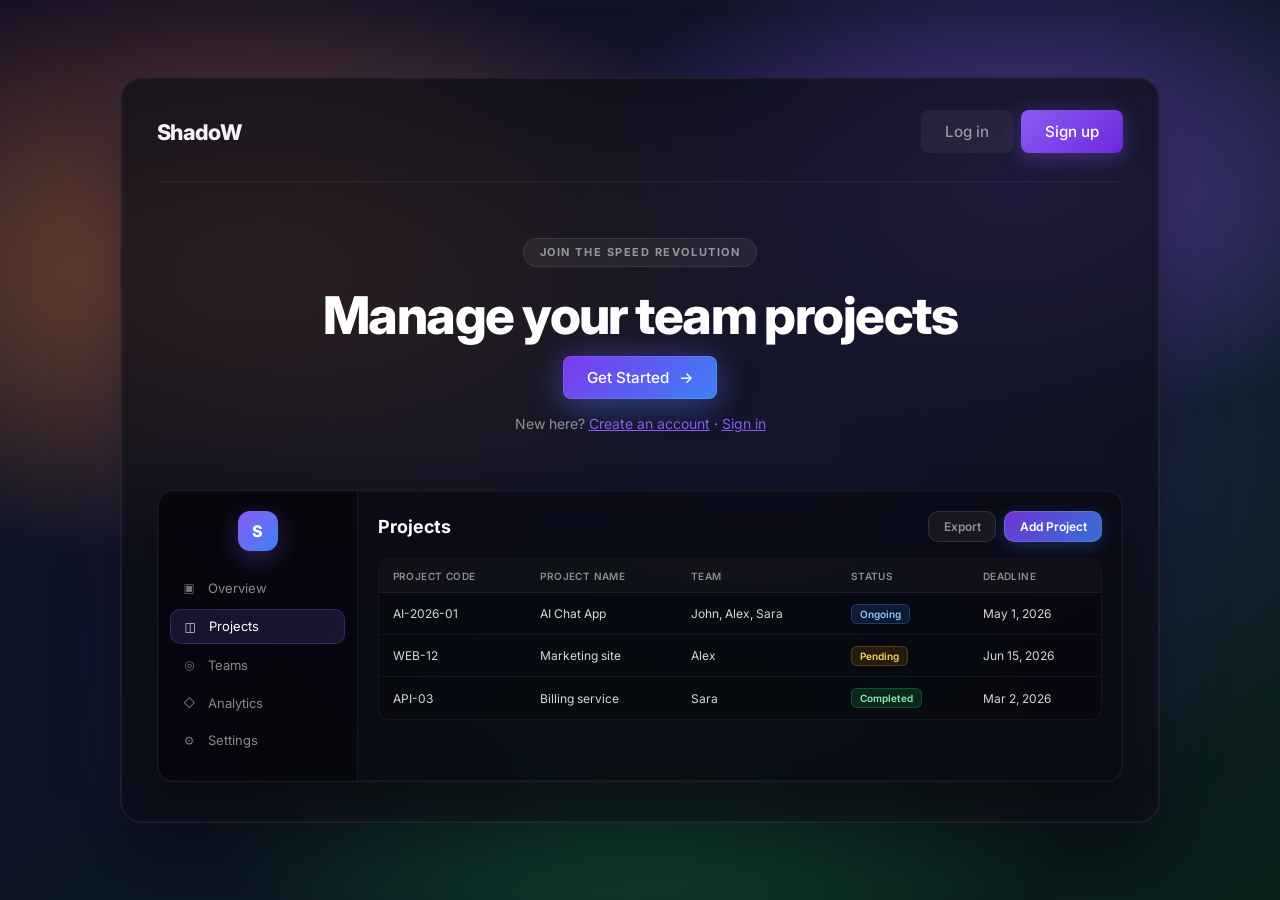
<file: index.html>
<!DOCTYPE html>
<html lang="en">
<head>
  <meta charset="UTF-8" />
  <meta name="viewport" content="width=device-width, initial-scale=1.0" />
  <meta name="shadow-api-base" content="http://localhost:3000" />
  <title>ShadoW — Manage your team projects</title>
  <link rel="preconnect" href="https://fonts.googleapis.com" />
  <link rel="preconnect" href="https://fonts.gstatic.com" crossorigin />
  <link href="https://fonts.googleapis.com/css2?family=Inter:wght@400;500;600;700;800&display=swap" rel="stylesheet" />
  <link rel="stylesheet" href="style.css" />
</head>
<body>
  <div class="page-bg" aria-hidden="true"></div>

  <main class="main-card" id="mainCard">
    <header class="navbar">
      <a href="index.html" class="logo">ShadoW</a>
      <nav class="nav-links" aria-label="Primary"></nav>
      <div class="nav-desktop-cta" style="display: flex; gap: 0.5rem; align-items: center; flex-wrap: wrap; justify-content: flex-end">
        <a href="login.html" class="btn btn-dash btn-dash-ghost" style="text-decoration: none; color: var(--text-muted)">Log in</a>
        <a href="signup.html" class="btn btn-nav">Sign up</a>
      </div>
      <button type="button" class="nav-toggle" aria-label="Open menu" aria-expanded="false" id="navToggle">
        <span></span><span></span><span></span>
      </button>
    </header>

    <div class="nav-mobile" id="navMobile" hidden>
      <a href="login.html">Log in</a>
      <a href="signup.html" class="btn btn-nav btn-nav-block">Sign up</a>
    </div>

    <section class="hero" id="get-started">
      <p class="hero-badge">JOIN THE SPEED REVOLUTION</p>
      <h1 class="hero-title">Manage your team projects</h1>
      <a href="dashboard.html" class="btn btn-cta">
        Get Started
        <span class="btn-arrow" aria-hidden="true">→</span>
      </a>
      <p class="hint" style="text-align: center; margin-top: 1rem; color: var(--text-muted); font-size: 0.875rem">
        New here?
        <a href="signup.html" style="color: var(--purple)">Create an account</a>
        ·
        <a href="login.html" style="color: var(--purple)">Sign in</a>
      </p>
    </section>

    <section class="dashboard-wrap" id="dashboard" aria-label="Product preview">
      <div class="dashboard">
        <aside class="dash-sidebar">
          <div class="dash-brand">S</div>
          <ul class="dash-menu">
            <li>
              <span class="dash-icon" aria-hidden="true">▣</span>
              <span>Overview</span>
            </li>
            <li class="is-active">
              <span class="dash-icon" aria-hidden="true">◫</span>
              <span>Projects</span>
            </li>
            <li>
              <span class="dash-icon" aria-hidden="true">◎</span>
              <span>Teams</span>
            </li>
            <li>
              <span class="dash-icon" aria-hidden="true">◇</span>
              <span>Analytics</span>
            </li>
            <li>
              <span class="dash-icon" aria-hidden="true">⚙</span>
              <span>Settings</span>
            </li>
          </ul>
        </aside>
        <div class="dash-main">
          <div class="dash-toolbar">
            <h2 class="dash-heading">Projects</h2>
            <div class="dash-actions">
              <button type="button" class="btn-dash btn-dash-ghost">Export</button>
              <button type="button" class="btn-dash btn-dash-primary">Add Project</button>
            </div>
          </div>
          <div class="table-wrap">
            <table class="dash-table">
              <thead>
                <tr>
                  <th>Project Code</th>
                  <th>Project Name</th>
                  <th>Team</th>
                  <th>Status</th>
                  <th>Deadline</th>
                </tr>
              </thead>
              <tbody>
                <tr>
                  <td>AI-2026-01</td>
                  <td>AI Chat App</td>
                  <td>John, Alex, Sara</td>
                  <td><span class="pill pill-ongoing">Ongoing</span></td>
                  <td>May 1, 2026</td>
                </tr>
                <tr>
                  <td>WEB-12</td>
                  <td>Marketing site</td>
                  <td>Alex</td>
                  <td><span class="pill pill-pending">Pending</span></td>
                  <td>Jun 15, 2026</td>
                </tr>
                <tr>
                  <td>API-03</td>
                  <td>Billing service</td>
                  <td>Sara</td>
                  <td><span class="pill pill-completed">Completed</span></td>
                  <td>Mar 2, 2026</td>
                </tr>
              </tbody>
            </table>
          </div>
        </div>
      </div>
    </section>
  </main>

  <script>
    /**
     * ShadoW landing — mobile nav + small enhancements
     */
    (function () {
      "use strict";

      var navToggle = document.getElementById("navToggle");
      var navMobile = document.getElementById("navMobile");
      var mainCard = document.getElementById("mainCard");

      function setMobileNavOpen(isOpen) {
        if (!navToggle || !navMobile) return;
        navToggle.setAttribute("aria-expanded", isOpen ? "true" : "false");
        navToggle.setAttribute("aria-label", isOpen ? "Close menu" : "Open menu");
        if (isOpen) navMobile.removeAttribute("hidden");
        else navMobile.setAttribute("hidden", "");
      }

      if (navToggle && navMobile) {
        navToggle.addEventListener("click", function () {
          var open = navToggle.getAttribute("aria-expanded") === "true";
          setMobileNavOpen(!open);
        });
        navMobile.querySelectorAll("a").forEach(function (link) {
          link.addEventListener("click", function () {
            setMobileNavOpen(false);
          });
        });
      }

      window.addEventListener("resize", function () {
        if (window.innerWidth > 768) setMobileNavOpen(false);
      });

      if (mainCard && window.matchMedia("(prefers-reduced-motion: reduce)").matches) {
        mainCard.style.animation = "none";
        mainCard.style.opacity = "1";
        mainCard.style.transform = "none";
      }
    })();
  </script>
</body>
</html>
</file>
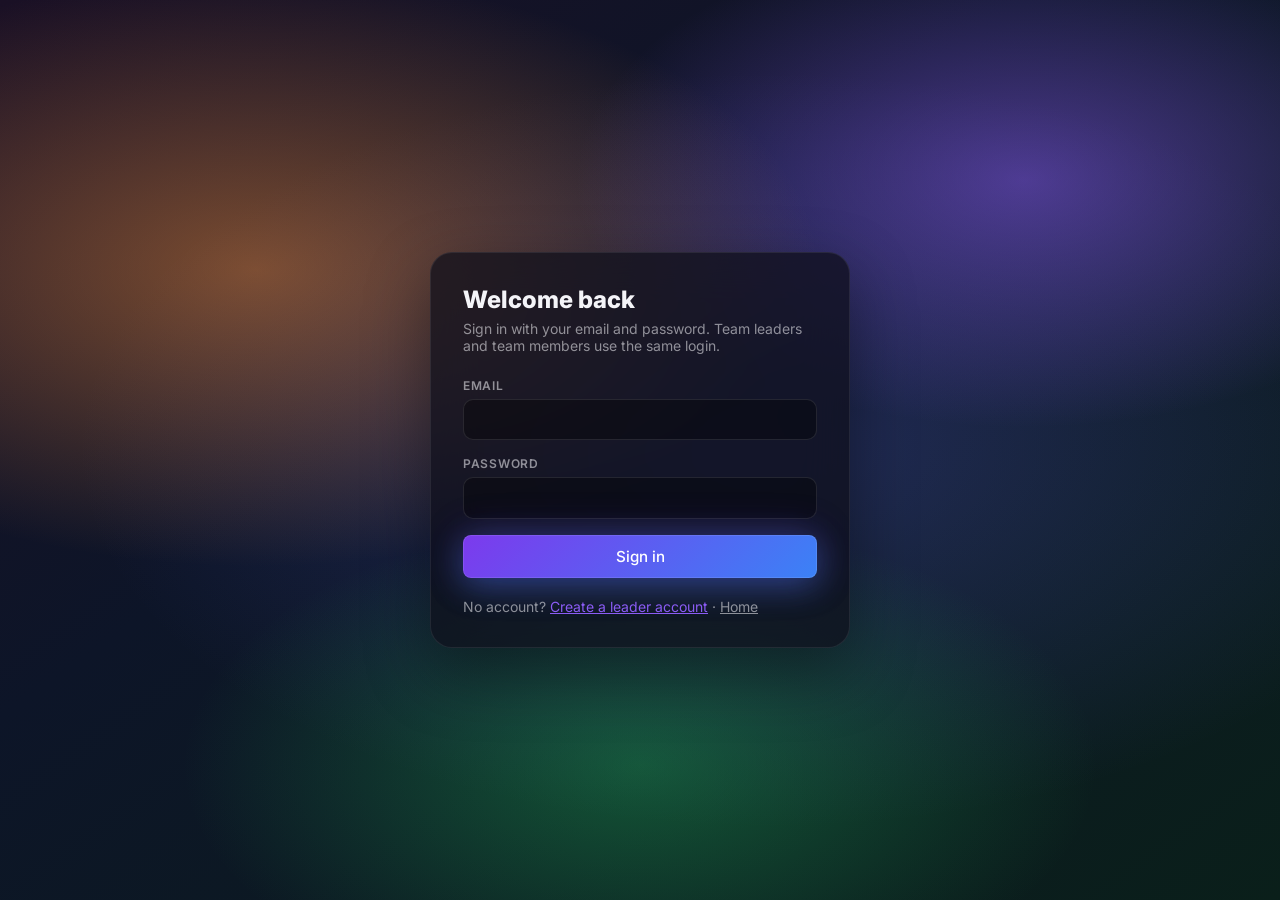
<file: login.html>
<!DOCTYPE html>
<html lang="en">
<head>
  <meta charset="UTF-8" />
  <meta name="viewport" content="width=device-width, initial-scale=1.0" />
  <meta name="shadow-api-base" content="" />
  <title>Sign in — ShadoW</title>
  <link rel="preconnect" href="https://fonts.googleapis.com" />
  <link rel="preconnect" href="https://fonts.gstatic.com" crossorigin />
  <link href="https://fonts.googleapis.com/css2?family=Inter:wght@400;500;600;700;800&display=swap" rel="stylesheet" />
  <link rel="stylesheet" href="style.css" />
</head>
<body class="app-body">
  <div class="page-bg" aria-hidden="true"></div>
  <div class="auth-wrap">
    <div class="auth-card">
      <h1>Welcome back</h1>
      <p class="hint">Sign in with your email and password. Team leaders and team members use the same login.</p>
      <form id="authForm" data-endpoint="/api/login">
        <div class="form-group">
          <label for="email">Email</label>
          <input id="email" name="email" type="email" autocomplete="username" required />
        </div>
        <div class="form-group">
          <label for="password">Password</label>
          <input id="password" name="password" type="password" autocomplete="current-password" required />
        </div>
        <p id="formError" class="form-error" role="alert"></p>
        <button type="submit" class="btn btn-cta" style="width: 100%; border: none">Sign in</button>
        <p class="hint" style="margin-top: 1.25rem; margin-bottom: 0">
          No account?
          <a href="signup.html" style="color: var(--purple)">Create a leader account</a>
          · <a href="index.html" style="color: var(--text-muted)">Home</a>
        </p>
      </form>
    </div>
  </div>
  <script>
    (function () {
      function computeApiBase() {
        if (typeof window === "undefined") return "";
        var meta = document.querySelector('meta[name="shadow-api-base"]');
        if (meta && meta.content && String(meta.content).trim()) {
          return String(meta.content).trim().replace(/\/$/, "");
        }
        if (window.location.protocol === "file:") return "http://localhost:3000";
        var port = window.location.port;
        var host = window.location.hostname;
        var protocol = window.location.protocol;
        if (port === "3000") return "";
        if (port && port !== "3000") return protocol + "//" + host + ":3000";
        return "";
      }

      window.ShadoWApi = {
        TOKEN_KEY: "shadow_token",
        base: typeof window !== "undefined" ? computeApiBase() : "",
        get token() {
          return localStorage.getItem(this.TOKEN_KEY);
        },
        setToken: function (t) {
          localStorage.setItem(this.TOKEN_KEY, t);
        },
        clearAuth: function () {
          localStorage.removeItem(this.TOKEN_KEY);
        },
        request: async function (path, options) {
          options = options || {};
          var base = typeof this.base === "string" ? this.base.replace(/\/$/, "") : "";
          var url = path.indexOf("http") === 0 ? path : base + path;
          var headers = { "Content-Type": "application/json" };
          if (options.headers) {
            for (var k in options.headers) headers[k] = options.headers[k];
          }
          if (this.token) headers.Authorization = "Bearer " + this.token;

          var res;
          try {
            res = await fetch(url, {
              method: options.method || "GET",
              headers: headers,
              body: options.body != null ? options.body : undefined
            });
          } catch (net) {
            throw new Error((net.message || "Network error") + ". Run npm start and ensure API is reachable.");
          }

          var data = {};
          try {
            data = await res.json();
          } catch (e) {}

          if (!res.ok) {
            var msg = data.message || res.statusText || "Request failed";
            if (!data.message && res.status === 404) {
              msg = "API not found (404). Open app from http://localhost:3000 or set shadow-api-base meta.";
            }
            throw new Error(msg);
          }
          return data;
        }
      };
    })();

    (function () {
      var form = document.getElementById("authForm");
      var errEl = document.getElementById("formError");
      if (!form || !errEl) return;
      form.addEventListener("submit", async function (e) {
        e.preventDefault();
        errEl.textContent = "";
        var endpoint = form.getAttribute("data-endpoint") || form.dataset.endpoint;
        var nameEl = form.elements.namedItem("name");
        var emailEl = form.elements.namedItem("email");
        var passwordEl = form.elements.namedItem("password");
        var payload = {
          email: emailEl ? String(emailEl.value).trim() : "",
          password: passwordEl ? passwordEl.value : ""
        };
        if (nameEl) payload.name = String(nameEl.value).trim();
        if (!payload.email || !payload.password || (nameEl && !payload.name)) {
          errEl.textContent = "Please fill in all fields.";
          return;
        }
        var submitBtn = form.querySelector('button[type="submit"]');
        var prevText = submitBtn ? submitBtn.textContent : "";
        if (submitBtn) {
          submitBtn.disabled = true;
          submitBtn.textContent = endpoint.indexOf("login") !== -1 ? "Signing in..." : "Creating account...";
        }
        try {
          var data = await ShadoWApi.request(endpoint, { method: "POST", body: JSON.stringify(payload) });
          if (data.token) ShadoWApi.setToken(data.token);
          window.location.href = "dashboard.html";
        } catch (err) {
          errEl.textContent = err.message || "Something went wrong";
        } finally {
          if (submitBtn) {
            submitBtn.disabled = false;
            submitBtn.textContent = prevText;
          }
        }
      });
    })();
  </script>
</body>
</html>
</file>
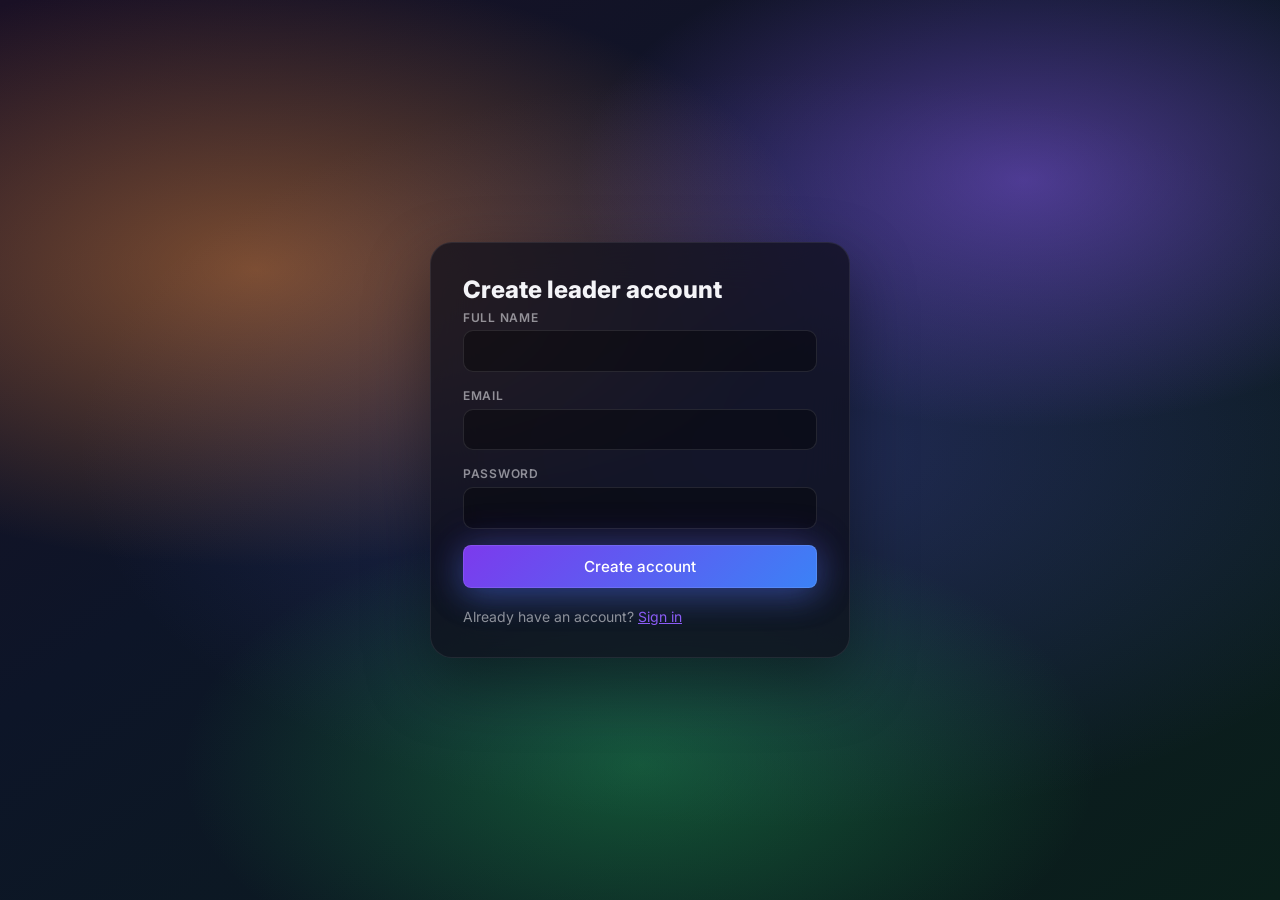
<file: signup.html>
<!DOCTYPE html>
<html lang="en">
<head>
  <meta charset="UTF-8" />
  <meta name="viewport" content="width=device-width, initial-scale=1.0" />
  <!-- If your API runs somewhere other than port 3000, set: content="http://localhost:YOUR_PORT" -->
  <meta name="shadow-api-base" content="" />
  <title>Sign up — ShadoW</title>
  <link rel="preconnect" href="https://fonts.googleapis.com" />
  <link rel="preconnect" href="https://fonts.gstatic.com" crossorigin />
  <link href="https://fonts.googleapis.com/css2?family=Inter:wght@400;500;600;700;800&display=swap" rel="stylesheet" />
  <link rel="stylesheet" href="style.css" />
</head>
<body class="app-body">
  <div class="page-bg" aria-hidden="true"></div>
  <div class="auth-wrap">
    <div class="auth-card">
      <h1>Create leader account</h1>
      <form id="authForm" data-endpoint="/api/register">
        <div class="form-group">
          <label for="name">Full name</label>
          <input id="name" name="name" type="text" autocomplete="name" required />
        </div>
        <div class="form-group">
          <label for="email">Email</label>
          <input id="email" name="email" type="email" autocomplete="email" required />
        </div>
        <div class="form-group">
          <label for="password">Password</label>
          <input id="password" name="password" type="password" autocomplete="new-password" required minlength="6" />
        </div>
        <p id="formError" class="form-error" role="alert"></p>
        <button type="submit" class="btn btn-cta" style="width: 100%; border: none">Create account</button>
        <p class="hint" style="margin-top: 1.25rem; margin-bottom: 0">
          Already have an account?
          <a href="login.html" style="color: var(--purple)">Sign in</a>
        </p>
      </form>
    </div>
  </div>
  <script>
    (function () {
      function computeApiBase() {
        if (typeof window === "undefined") return "";
        var meta = document.querySelector('meta[name="shadow-api-base"]');
        if (meta && meta.content && String(meta.content).trim()) {
          return String(meta.content).trim().replace(/\/$/, "");
        }
        if (window.location.protocol === "file:") return "http://localhost:3000";
        var port = window.location.port;
        var host = window.location.hostname;
        var protocol = window.location.protocol;
        if (port === "3000") return "";
        if (port && port !== "3000") return protocol + "//" + host + ":3000";
        return "";
      }
      window.ShadoWApi = {
        TOKEN_KEY: "shadow_token",
        base: typeof window !== "undefined" ? computeApiBase() : "",
        get token() {
          return localStorage.getItem(this.TOKEN_KEY);
        },
        setToken: function (t) {
          localStorage.setItem(this.TOKEN_KEY, t);
        },
        clearAuth: function () {
          localStorage.removeItem(this.TOKEN_KEY);
        },
        request: async function (path, options) {
          options = options || {};
          var base = typeof this.base === "string" ? this.base.replace(/\/$/, "") : "";
          var url = path.indexOf("http") === 0 ? path : base + path;
          var headers = { "Content-Type": "application/json" };
          if (options.headers) for (var k in options.headers) headers[k] = options.headers[k];
          if (this.token) headers.Authorization = "Bearer " + this.token;
          var res;
          try {
            res = await fetch(url, {
              method: options.method || "GET",
              headers: headers,
              body: options.body != null ? options.body : undefined
            });
          } catch (net) {
            throw new Error((net.message || "Network error") + ". Start server with npm start.");
          }
          var data = {};
          try { data = await res.json(); } catch (e) {}
          if (!res.ok) throw new Error(data.message || res.statusText || "Request failed");
          return data;
        }
      };
    })();

    (function () {
      var form = document.getElementById("authForm");
      var errEl = document.getElementById("formError");
      if (!form || !errEl) return;
      form.addEventListener("submit", async function (e) {
        e.preventDefault();
        errEl.textContent = "";
        var endpoint = form.getAttribute("data-endpoint") || form.dataset.endpoint;
        var nameEl = form.elements.namedItem("name");
        var emailEl = form.elements.namedItem("email");
        var passwordEl = form.elements.namedItem("password");
        var payload = {
          email: emailEl ? String(emailEl.value).trim() : "",
          password: passwordEl ? passwordEl.value : ""
        };
        if (nameEl) payload.name = String(nameEl.value).trim();
        if (!payload.email || !payload.password || (nameEl && !payload.name)) {
          errEl.textContent = "Please fill in all fields.";
          return;
        }
        var submitBtn = form.querySelector('button[type="submit"]');
        var prevText = submitBtn ? submitBtn.textContent : "";
        if (submitBtn) {
          submitBtn.disabled = true;
          submitBtn.textContent = endpoint.indexOf("login") !== -1 ? "Signing in..." : "Creating account...";
        }
        try {
          var data = await ShadoWApi.request(endpoint, { method: "POST", body: JSON.stringify(payload) });
          if (data.token) ShadoWApi.setToken(data.token);
          window.location.href = "dashboard.html";
        } catch (err) {
          errEl.textContent = err.message || "Something went wrong";
        } finally {
          if (submitBtn) {
            submitBtn.disabled = false;
            submitBtn.textContent = prevText;
          }
        }
      });
    })();
  </script>
</body>
</html>
</file>
<file: style.css>
/* ============================================
   ShadoW SaaS landing — dark glassmorphism
   ============================================ */

:root {
  /* Card & surfaces */
  --card-bg: rgba(15, 15, 26, 0.72);
  --card-border: rgba(255, 255, 255, 0.08);
  --surface: rgba(255, 255, 255, 0.04);
  --surface-hover: rgba(255, 255, 255, 0.08);

  /* Text */
  --text: #f4f4f8;
  --text-muted: rgba(244, 244, 248, 0.55);

  /* Accents */
  --purple: #8b5cf6;
  --purple-deep: #6d28d9;
  --blue: #3b82f6;
  --pink: #ec4899;

  /* Spacing & radius */
  --radius-card: 22px;
  --radius-btn: 999px;
  --radius-dash: 16px;

  --font: "Inter", system-ui, -apple-system, sans-serif;
}

*,
*::before,
*::after {
  box-sizing: border-box;
}

html {
  scroll-behavior: smooth;
}

body {
  margin: 0;
  min-height: 100vh;
  font-family: var(--font);
  color: var(--text);
  overflow-x: hidden;
  display: flex;
  align-items: center;
  justify-content: center;
  padding: clamp(1rem, 4vw, 2.5rem);
}

/* ----- Full-page soft gradient ----- */
.page-bg {
  position: fixed;
  inset: 0;
  z-index: -1;
  background:
    radial-gradient(ellipse 80% 60% at 20% 30%, rgba(251, 146, 60, 0.45), transparent 55%),
    radial-gradient(ellipse 70% 55% at 80% 20%, rgba(139, 92, 246, 0.5), transparent 50%),
    radial-gradient(ellipse 65% 50% at 50% 85%, rgba(34, 197, 94, 0.35), transparent 55%),
    radial-gradient(ellipse 90% 70% at 60% 50%, rgba(99, 102, 241, 0.25), transparent 60%),
    linear-gradient(145deg, #1a1025 0%, #0d1528 40%, #0a1f1a 100%);
  animation: bg-shift 18s ease-in-out infinite alternate;
}

@keyframes bg-shift {
  0% {
    filter: hue-rotate(-6deg) saturate(1.05);
  }
  100% {
    filter: hue-rotate(8deg) saturate(1.12);
  }
}

/* ----- Main glass card + float ----- */
.main-card {
  width: min(1040px, 100%);
  padding: clamp(1.25rem, 3vw, 2rem) clamp(1.25rem, 3vw, 2.25rem)
    clamp(1.75rem, 4vw, 2.5rem);
  background: var(--card-bg);
  backdrop-filter: blur(24px);
  -webkit-backdrop-filter: blur(24px);
  border: 1px solid var(--card-border);
  border-radius: var(--radius-card);
  box-shadow:
    0 0 0 1px rgba(255, 255, 255, 0.04) inset,
    0 32px 64px rgba(0, 0, 0, 0.45),
    0 0 80px rgba(139, 92, 246, 0.12);
  animation: card-enter 1s cubic-bezier(0.22, 1, 0.36, 1) forwards,
    card-float 6s ease-in-out 1s infinite;
  opacity: 0;
  transform: translateY(20px);
}

@keyframes card-enter {
  to {
    opacity: 1;
    transform: translateY(0);
  }
}

@keyframes card-float {
  0%,
  100% {
    transform: translateY(0);
  }
  50% {
    transform: translateY(-6px);
  }
}

/* Staggered fade for inner sections */
.main-card .navbar,
.main-card .hero,
.main-card .dashboard-wrap {
  opacity: 0;
  animation: fade-up 0.8s cubic-bezier(0.22, 1, 0.36, 1) forwards;
}

.main-card .navbar {
  animation-delay: 0.15s;
}

.main-card .hero {
  animation-delay: 0.35s;
}

.main-card .dashboard-wrap {
  animation-delay: 0.55s;
}

@keyframes fade-up {
  from {
    opacity: 0;
    transform: translateY(14px);
  }
  to {
    opacity: 1;
    transform: translateY(0);
  }
}

/* ========== NAVBAR ========== */
.navbar {
  display: grid;
  grid-template-columns: auto 1fr auto;
  align-items: center;
  gap: 1rem;
  padding-bottom: clamp(1.25rem, 3vw, 1.75rem);
  border-bottom: 1px solid rgba(255, 255, 255, 0.06);
}

.logo {
  font-weight: 800;
  font-size: 1.35rem;
  letter-spacing: -0.03em;
  color: var(--text);
  text-decoration: none;
  transition: color 0.25s ease, text-shadow 0.25s ease;
}

.logo:hover {
  color: #fff;
  text-shadow: 0 0 24px rgba(139, 92, 246, 0.5);
}

.nav-links {
  display: flex;
  justify-content: center;
  align-items: center;
  gap: clamp(1.5rem, 4vw, 2.75rem);
}

.nav-links a {
  color: var(--text-muted);
  text-decoration: none;
  font-size: 0.9375rem;
  font-weight: 500;
  transition: color 0.25s ease, transform 0.2s ease;
}

.nav-links a:hover {
  color: var(--text);
  transform: translateY(-1px);
}

/* Nav CTA — purple gradient */
.btn {
  display: inline-flex;
  align-items: center;
  justify-content: center;
  gap: 0.35rem;
  font-family: inherit;
  font-weight: 600;
  font-size: 0.875rem;
  text-decoration: none;
  border: none;
  cursor: pointer;
  border-radius: var(--radius-btn);
  transition: transform 0.2s ease, box-shadow 0.25s ease, filter 0.2s ease;
}

.btn-nav {
  padding: 0.55rem 1.25rem;
  color: #fff;
  background: linear-gradient(135deg, var(--purple) 0%, var(--purple-deep) 100%);
  box-shadow: 0 4px 20px rgba(139, 92, 246, 0.35);
}

.btn-nav:hover {
  transform: scale(1.04);
  box-shadow: 0 8px 28px rgba(139, 92, 246, 0.5);
  filter: brightness(1.08);
}

.btn-nav:active {
  transform: scale(0.98);
}

.nav-toggle {
  display: none;
  flex-direction: column;
  justify-content: center;
  gap: 5px;
  width: 44px;
  height: 44px;
  padding: 0;
  border: 1px solid var(--card-border);
  border-radius: 12px;
  background: var(--surface);
  cursor: pointer;
}

.nav-toggle span {
  display: block;
  width: 18px;
  height: 2px;
  margin: 0 auto;
  background: var(--text);
  border-radius: 1px;
  transition: transform 0.25s ease, opacity 0.2s ease;
}

.nav-toggle[aria-expanded="true"] span:nth-child(1) {
  transform: translateY(7px) rotate(45deg);
}

.nav-toggle[aria-expanded="true"] span:nth-child(2) {
  opacity: 0;
}

.nav-toggle[aria-expanded="true"] span:nth-child(3) {
  transform: translateY(-7px) rotate(-45deg);
}

.nav-mobile {
  display: none;
  flex-direction: column;
  gap: 0.75rem;
  padding: 1rem 0 1.25rem;
  border-bottom: 1px solid rgba(255, 255, 255, 0.06);
  margin-top: -0.5rem;
  margin-bottom: 1rem;
}

/* Only show the slide-down panel on small screens when menu is open */
@media (max-width: 768px) {
  .nav-mobile:not([hidden]) {
    display: flex;
  }
}

.nav-mobile a {
  color: var(--text-muted);
  text-decoration: none;
  font-weight: 500;
  padding: 0.5rem 0;
}

.nav-mobile a:hover {
  color: var(--text);
}

.btn-nav-block {
  width: 100%;
  margin-top: 0.5rem;
}

/* ========== HERO ========== */
.hero {
  text-align: center;
  padding: clamp(2rem, 6vw, 3.5rem) 0 clamp(1.5rem, 4vw, 2.25rem);
  max-width: 640px;
  margin: 0 auto;
}

.hero-badge {
  display: inline-block;
  margin: 0 0 1.25rem;
  padding: 0.4rem 1rem;
  font-size: 0.6875rem;
  font-weight: 700;
  letter-spacing: 0.14em;
  color: var(--text-muted);
  background: rgba(255, 255, 255, 0.06);
  border: 1px solid rgba(255, 255, 255, 0.08);
  border-radius: var(--radius-btn);
}

.hero-title {
  margin: 0 0 0.75rem;
  font-size: clamp(2rem, 5.5vw, 3.25rem);
  font-weight: 800;
  line-height: 1.1;
  letter-spacing: -0.03em;
  color: #fff;
}

.hero-sub {
  margin: 0 0 1.75rem;
  font-size: clamp(1.125rem, 2.5vw, 1.5rem);
  font-weight: 600;
  font-style: italic;
  background: linear-gradient(90deg, var(--purple), var(--pink), #a78bfa);
  -webkit-background-clip: text;
  background-clip: text;
  color: transparent;
  -webkit-text-fill-color: transparent;
}

/* Hero CTA — purple/blue + glow */
.btn-cta {
  padding: 0.85rem 1.75rem;
  font-size: 0.9375rem;
  color: #fff;
  background: linear-gradient(135deg, #7c3aed 0%, var(--blue) 100%);
  border-radius: 14px;
  box-shadow:
    0 0 0 1px rgba(255, 255, 255, 0.1) inset,
    0 8px 32px rgba(59, 130, 246, 0.35),
    0 0 40px rgba(124, 58, 237, 0.25);
}

.btn-cta:hover {
  transform: translateY(-2px) scale(1.02);
  box-shadow:
    0 0 0 1px rgba(255, 255, 255, 0.15) inset,
    0 12px 40px rgba(59, 130, 246, 0.45),
    0 0 56px rgba(124, 58, 237, 0.4);
}

.btn-cta:active {
  transform: translateY(0) scale(0.99);
}

.btn-arrow {
  margin-left: 0.25rem;
  transition: transform 0.25s ease;
}

.btn-cta:hover .btn-arrow {
  transform: translateX(4px);
}

/* ========== DASHBOARD MOCKUP ========== */
.dashboard-wrap {
  margin-top: 0.5rem;
}

.dashboard {
  display: grid;
  grid-template-columns: 200px 1fr;
  gap: 0;
  min-height: 280px;
  background: rgba(8, 8, 18, 0.65);
  border: 1px solid rgba(255, 255, 255, 0.07);
  border-radius: var(--radius-dash);
  overflow: hidden;
  box-shadow:
    0 24px 48px rgba(0, 0, 0, 0.35),
    0 0 0 1px rgba(255, 255, 255, 0.03) inset;
}

.dash-sidebar {
  padding: 1.25rem 0.75rem;
  background: rgba(0, 0, 0, 0.35);
  border-right: 1px solid rgba(255, 255, 255, 0.06);
}

.dash-brand {
  width: 40px;
  height: 40px;
  margin: 0 auto 1.25rem;
  display: grid;
  place-items: center;
  font-weight: 800;
  font-size: 1rem;
  color: #fff;
  background: linear-gradient(135deg, var(--purple), var(--blue));
  border-radius: 12px;
  box-shadow: 0 8px 24px rgba(139, 92, 246, 0.3);
}

.dash-menu {
  list-style: none;
  margin: 0;
  padding: 0;
}

.dash-menu li {
  display: flex;
  align-items: center;
  gap: 0.65rem;
  padding: 0.55rem 0.65rem;
  margin-bottom: 0.25rem;
  font-size: 0.8125rem;
  color: var(--text-muted);
  border-radius: 10px;
  cursor: default;
  transition: background 0.2s ease, color 0.2s ease;
}

.dash-menu li:hover {
  background: var(--surface-hover);
  color: var(--text);
}

.dash-menu li.is-active {
  background: rgba(139, 92, 246, 0.15);
  color: #fff;
  border: 1px solid rgba(139, 92, 246, 0.25);
}

.dash-icon {
  font-size: 0.75rem;
  opacity: 0.85;
  width: 1.1rem;
  text-align: center;
}

.dash-main {
  padding: 1.25rem 1.25rem 1rem;
  display: flex;
  flex-direction: column;
  min-width: 0;
}

.dash-toolbar {
  display: flex;
  flex-wrap: wrap;
  align-items: center;
  justify-content: space-between;
  gap: 1rem;
  margin-bottom: 1rem;
}

.dash-heading {
  margin: 0;
  font-size: 1.125rem;
  font-weight: 700;
  color: #fff;
}

.dash-actions {
  display: flex;
  flex-wrap: wrap;
  gap: 0.5rem;
}

.btn-dash {
  font-family: inherit;
  font-size: 0.75rem;
  font-weight: 600;
  padding: 0.45rem 0.9rem;
  border-radius: 10px;
  cursor: pointer;
  border: 1px solid transparent;
  transition: background 0.2s ease, border-color 0.2s ease, box-shadow 0.2s ease,
    transform 0.15s ease;
}

.btn-dash-ghost {
  background: rgba(255, 255, 255, 0.05);
  border-color: rgba(255, 255, 255, 0.1);
  color: var(--text-muted);
}

.btn-dash-ghost:hover {
  background: rgba(255, 255, 255, 0.1);
  color: var(--text);
  transform: translateY(-1px);
}

.btn-dash-primary {
  background: linear-gradient(135deg, rgba(124, 58, 237, 0.9), rgba(59, 130, 246, 0.85));
  color: #fff;
  border-color: rgba(255, 255, 255, 0.12);
  box-shadow: 0 4px 16px rgba(59, 130, 246, 0.25);
}

.btn-dash-primary:hover {
  box-shadow: 0 6px 20px rgba(124, 58, 237, 0.35);
  transform: translateY(-1px);
}

.table-wrap {
  overflow-x: auto;
  border-radius: 12px;
  border: 1px solid rgba(255, 255, 255, 0.06);
  background: rgba(0, 0, 0, 0.25);
}

.dash-table {
  width: 100%;
  border-collapse: collapse;
  font-size: 0.75rem;
}

.dash-table th,
.dash-table td {
  padding: 0.65rem 0.85rem;
  text-align: left;
  border-bottom: 1px solid rgba(255, 255, 255, 0.05);
}

.dash-table th {
  font-weight: 600;
  color: var(--text-muted);
  text-transform: uppercase;
  letter-spacing: 0.04em;
  font-size: 0.625rem;
  background: rgba(255, 255, 255, 0.03);
}

.dash-table tbody tr:last-child td {
  border-bottom: none;
}

.dash-table tbody tr:hover td {
  background: rgba(255, 255, 255, 0.02);
}

.dash-table td {
  color: rgba(244, 244, 248, 0.88);
}

.pill {
  display: inline-block;
  padding: 0.2rem 0.5rem;
  border-radius: 6px;
  font-size: 0.625rem;
  font-weight: 600;
}

.pill-green {
  background: rgba(34, 197, 94, 0.15);
  color: #4ade80;
  border: 1px solid rgba(34, 197, 94, 0.25);
}

.pill-amber {
  background: rgba(245, 158, 11, 0.12);
  color: #fbbf24;
  border: 1px solid rgba(245, 158, 11, 0.2);
}

.pill-blue {
  background: rgba(59, 130, 246, 0.15);
  color: #60a5fa;
  border: 1px solid rgba(59, 130, 246, 0.25);
}

.pill-muted {
  background: rgba(255, 255, 255, 0.06);
  color: var(--text-muted);
  border: 1px solid rgba(255, 255, 255, 0.08);
}

/* Never show mobile drawer on desktop (even if `hidden` is toggled by mistake) */
@media (min-width: 769px) {
  .nav-mobile {
    display: none !important;
  }
}

/* ========== ANALYTICS CHARTS ========== */
.charts-grid {
  display: grid;
  grid-template-columns: repeat(auto-fit, minmax(300px, 1fr));
  gap: 1.5rem;
}

.chart-card {
  background: rgba(255, 255, 255, 0.05);
  border: 1px solid rgba(255, 255, 255, 0.08);
  border-radius: 12px;
  padding: 1.25rem;
  box-shadow: 0 4px 16px rgba(0, 0, 0, 0.2);
}

.chart-card h3 {
  margin: 0 0 1rem;
  font-size: 1rem;
  font-weight: 600;
  color: var(--text);
}

.chart-card canvas {
  max-height: 250px;
}

/* ========== RESPONSIVE ========== */
@media (max-width: 768px) {
  .navbar {
    grid-template-columns: 1fr auto;
    grid-template-rows: auto auto;
  }

  .nav-links {
    display: none;
  }

  .navbar .btn-nav {
    display: none;
  }

  .navbar .nav-desktop-cta {
    display: none !important;
  }

  .nav-toggle {
    display: flex;
    grid-column: 2;
    grid-row: 1;
    justify-self: end;
  }

  .logo {
    grid-column: 1;
    grid-row: 1;
  }

  .hero {
    padding-top: 1.5rem;
  }

  .dashboard {
    grid-template-columns: 1fr;
  }

  .dash-sidebar {
    border-right: none;
    border-bottom: 1px solid rgba(255, 255, 255, 0.06);
    display: flex;
    flex-direction: column;
    align-items: stretch;
  }

  .dash-brand {
    margin: 0 0 0.75rem 0;
    align-self: flex-start;
  }

  .dash-menu {
    display: flex;
    flex-wrap: wrap;
    gap: 0.35rem;
  }

  .dash-menu li {
    margin-bottom: 0;
    flex: 1 1 auto;
    min-width: calc(50% - 0.35rem);
    justify-content: center;
  }

  .dash-toolbar {
    flex-direction: column;
    align-items: stretch;
  }

  .dash-actions {
    justify-content: stretch;
  }

  .btn-dash {
    flex: 1;
    text-align: center;
  }
}

@media (prefers-reduced-motion: reduce) {
  .page-bg,
  .main-card,
  .main-card .navbar,
  .main-card .hero,
  .main-card .dashboard-wrap {
    animation: none;
  }

  .main-card {
    opacity: 1;
    transform: none;
  }

  .main-card .navbar,
  .main-card .hero,
  .main-card .dashboard-wrap {
    opacity: 1;
    transform: none;
  }
}

/* ========== App shell (dashboard / auth pages) ========== */
body.app-body {
  display: block;
  padding: 0;
  min-height: 100vh;
}

.app-shell {
  min-height: 100vh;
  display: flex;
  flex-direction: column;
  padding: clamp(0.75rem, 2vw, 1.25rem);
}

.app-topbar {
  display: flex;
  flex-wrap: wrap;
  align-items: center;
  justify-content: space-between;
  gap: 0.75rem;
  margin-bottom: 1rem;
}

.app-topbar-actions {
  display: flex;
  flex-wrap: wrap;
  align-items: center;
  gap: 0.5rem;
}

.app-layout {
  display: grid;
  grid-template-columns: 220px 1fr;
  gap: 1rem;
  flex: 1;
  min-height: 0;
}

@media (max-width: 900px) {
  .app-layout {
    grid-template-columns: 1fr;
  }
}

.app-sidebar {
  background: var(--card-bg);
  backdrop-filter: blur(20px);
  -webkit-backdrop-filter: blur(20px);
  border: 1px solid var(--card-border);
  border-radius: var(--radius-dash);
  padding: 1rem 0.75rem;
  height: fit-content;
}

.app-sidebar .dash-menu li {
  cursor: pointer;
  border: 1px solid transparent;
}

.app-sidebar .dash-menu li.is-active {
  cursor: default;
}

.app-main {
  background: var(--card-bg);
  backdrop-filter: blur(20px);
  -webkit-backdrop-filter: blur(20px);
  border: 1px solid var(--card-border);
  border-radius: var(--radius-dash);
  padding: 1.25rem;
  min-width: 0;
}

.view-panel {
  display: none;
}

.view-panel.is-visible {
  display: block;
  animation: fade-up 0.35s ease forwards;
}

/* Auth cards */
.auth-wrap {
  min-height: 100vh;
  display: flex;
  align-items: center;
  justify-content: center;
  padding: 1.5rem;
}

.auth-card {
  width: min(420px, 100%);
  padding: 2rem;
  background: var(--card-bg);
  backdrop-filter: blur(24px);
  -webkit-backdrop-filter: blur(24px);
  border: 1px solid var(--card-border);
  border-radius: var(--radius-card);
  box-shadow: 0 24px 64px rgba(0, 0, 0, 0.4);
}

.auth-card h1 {
  margin: 0 0 0.35rem;
  font-size: 1.5rem;
  font-weight: 800;
}

.auth-card .hint {
  margin: 0 0 1.5rem;
  font-size: 0.875rem;
  color: var(--text-muted);
}

.form-group {
  margin-bottom: 1rem;
}

.form-group label {
  display: block;
  font-size: 0.75rem;
  font-weight: 600;
  color: var(--text-muted);
  margin-bottom: 0.35rem;
  text-transform: uppercase;
  letter-spacing: 0.06em;
}

.form-group input,
.form-group select,
.form-group textarea {
  width: 100%;
  padding: 0.65rem 0.85rem;
  font-family: inherit;
  font-size: 0.9375rem;
  color: var(--text);
  background: rgba(0, 0, 0, 0.35);
  border: 1px solid rgba(255, 255, 255, 0.1);
  border-radius: 10px;
}

.form-group textarea {
  min-height: 80px;
  resize: vertical;
}

.form-group input:focus,
.form-group select:focus,
.form-group textarea:focus {
  outline: none;
  border-color: rgba(139, 92, 246, 0.5);
  box-shadow: 0 0 0 3px rgba(139, 92, 246, 0.15);
}

.form-row {
  display: grid;
  grid-template-columns: 1fr 1fr;
  gap: 0.75rem;
}

@media (max-width: 480px) {
  .form-row {
    grid-template-columns: 1fr;
  }
}

.form-error {
  font-size: 0.8125rem;
  color: #f87171;
  margin-top: 0.75rem;
}

.checkbox-list {
  display: flex;
  flex-direction: column;
  gap: 0.4rem;
  max-height: 140px;
  overflow-y: auto;
  padding: 0.5rem;
  background: rgba(0, 0, 0, 0.25);
  border-radius: 10px;
  border: 1px solid rgba(255, 255, 255, 0.06);
}

.checkbox-list label {
  display: flex;
  align-items: center;
  gap: 0.5rem;
  font-size: 0.8125rem;
  font-weight: 500;
  color: var(--text);
  text-transform: none;
  letter-spacing: 0;
  cursor: pointer;
}

/* Toolbar filters */
.toolbar-filters {
  display: flex;
  flex-wrap: wrap;
  gap: 0.5rem;
  margin-bottom: 1rem;
  align-items: center;
}

.toolbar-filters input,
.toolbar-filters select {
  padding: 0.45rem 0.75rem;
  font-family: inherit;
  font-size: 0.8125rem;
  color: var(--text);
  background: rgba(0, 0, 0, 0.35);
  border: 1px solid rgba(255, 255, 255, 0.1);
  border-radius: 10px;
}

.search-input {
  min-width: 180px;
  flex: 1;
}

/* Table row actions */
.col-actions {
  white-space: nowrap;
}

.btn-icon {
  padding: 0.35rem 0.55rem;
  font-size: 0.7rem;
  margin-right: 0.25rem;
  border-radius: 8px;
  cursor: pointer;
  font-family: inherit;
  font-weight: 600;
  border: 1px solid rgba(255, 255, 255, 0.12);
  background: rgba(255, 255, 255, 0.06);
  color: var(--text-muted);
  transition: background 0.2s, color 0.2s;
}

.btn-icon:hover {
  background: rgba(255, 255, 255, 0.12);
  color: var(--text);
}

.btn-icon.danger:hover {
  background: rgba(239, 68, 68, 0.2);
  color: #fca5a5;
}

.member-readonly .btn-icon,
.member-readonly .btn-dash-primary,
.member-readonly #btnAddProject {
  display: none !important;
}

/* Status pills for projects */
.pill-ongoing {
  background: rgba(59, 130, 246, 0.15);
  color: #93c5fd;
  border: 1px solid rgba(59, 130, 246, 0.3);
}

.pill-pending {
  background: rgba(245, 158, 11, 0.12);
  color: #fcd34d;
  border: 1px solid rgba(245, 158, 11, 0.25);
}

.pill-completed {
  background: rgba(34, 197, 94, 0.15);
  color: #86efac;
  border: 1px solid rgba(34, 197, 94, 0.28);
}

/* Modal */
.modal-backdrop {
  position: fixed;
  inset: 0;
  z-index: 1000;
  background: rgba(0, 0, 0, 0.55);
  backdrop-filter: blur(4px);
  display: flex;
  align-items: center;
  justify-content: center;
  padding: 1rem;
  opacity: 0;
  pointer-events: none;
  transition: opacity 0.25s ease;
}

.modal-backdrop.is-open {
  opacity: 1;
  pointer-events: auto;
}

.modal {
  width: min(520px, 100%);
  max-height: 90vh;
  overflow-y: auto;
  padding: 1.5rem;
  background: rgba(12, 12, 22, 0.95);
  border: 1px solid var(--card-border);
  border-radius: var(--radius-dash);
  box-shadow: 0 32px 64px rgba(0, 0, 0, 0.5);
}

.modal h2 {
  margin: 0 0 1rem;
  font-size: 1.125rem;
}

.modal-actions {
  display: flex;
  flex-wrap: wrap;
  gap: 0.5rem;
  justify-content: flex-end;
  margin-top: 1.25rem;
}

/* Toasts */
.toast-stack {
  position: fixed;
  bottom: 1.25rem;
  right: 1.25rem;
  z-index: 1100;
  display: flex;
  flex-direction: column;
  gap: 0.5rem;
  max-width: min(360px, calc(100vw - 2rem));
}

.toast {
  padding: 0.75rem 1rem;
  border-radius: 12px;
  font-size: 0.875rem;
  background: rgba(20, 20, 35, 0.95);
  border: 1px solid rgba(255, 255, 255, 0.1);
  box-shadow: 0 12px 32px rgba(0, 0, 0, 0.4);
  animation: toast-in 0.35s ease;
}

@keyframes toast-in {
  from {
    opacity: 0;
    transform: translateX(12px);
  }
  to {
    opacity: 1;
    transform: translateX(0);
  }
}

.toast.success {
  border-color: rgba(34, 197, 94, 0.35);
}

.toast.error {
  border-color: rgba(239, 68, 68, 0.4);
}

/* Notifications dropdown */
.notif-wrap {
  position: relative;
  display: inline-block;
}

/* ============================================
   Settings Page Styles
   ============================================ */

.settings-block {
  background: var(--surface);
  border: 1px solid var(--card-border);
  border-radius: var(--radius-dash);
  padding: 1.5rem;
  margin-bottom: 1.5rem;
}

.settings-block.danger-zone {
  background: rgba(239, 68, 68, 0.05);
  border-color: rgba(239, 68, 68, 0.2);
}

.settings-title {
  margin: 0 0 1rem 0;
  font-size: 1.1rem;
  font-weight: 600;
  color: var(--text);
}

.settings-form {
  display: flex;
  flex-direction: column;
  gap: 1rem;
}

.form-row {
  display: flex;
  flex-direction: column;
  gap: 0.5rem;
}

.form-row label {
  font-size: 0.875rem;
  font-weight: 500;
  color: var(--text-muted);
}

.form-row input {
  padding: 0.75rem;
  background: var(--surface-hover);
  border: 1px solid var(--card-border);
  border-radius: 8px;
  color: var(--text);
  font-family: var(--font);
  font-size: 0.95rem;
  transition: all 0.2s ease;
}

.form-row input:focus {
  outline: none;
  background: rgba(255, 255, 255, 0.1);
  border-color: var(--purple);
  box-shadow: 0 0 0 2px rgba(139, 92, 246, 0.2);
}

.form-row input::placeholder {
  color: var(--text-muted);
}

.settings-option {
  display: flex;
  justify-content: space-between;
  align-items: center;
  padding: 1rem 0;
  border-bottom: 1px solid rgba(255, 255, 255, 0.05);
}

.settings-option:last-child {
  border-bottom: none;
  padding-bottom: 0;
}

.settings-option-label {
  display: flex;
  flex-direction: column;
  gap: 0.25rem;
}

.settings-option-label strong {
  color: var(--text);
  font-weight: 600;
}

.settings-option-label .hint {
  font-size: 0.8rem;
  color: var(--text-muted);
}

.checkbox-toggle {
  display: flex;
  align-items: center;
  gap: 0.5rem;
  cursor: pointer;
  font-size: 0.95rem;
  color: var(--text-muted);
  transition: color 0.2s ease;
}

.checkbox-toggle input[type="checkbox"] {
  cursor: pointer;
  width: 18px;
  height: 18px;
  accent-color: var(--purple);
}

.checkbox-toggle:hover {
  color: var(--text);
}

.btn {
  padding: 0.75rem 1.5rem;
  border: none;
  border-radius: 8px;
  font-size: 0.95rem;
  font-weight: 500;
  cursor: pointer;
  transition: all 0.2s ease;
  font-family: var(--font);
}

.btn-primary {
  background: var(--purple);
  color: white;
}

.btn-primary:hover {
  background: var(--purple-deep);
  transform: translateY(-2px);
  box-shadow: 0 8px 16px rgba(139, 92, 246, 0.3);
}

.btn-secondary {
  background: var(--surface-hover);
  color: var(--text);
  border: 1px solid var(--card-border);
}

.btn-secondary:hover {
  background: rgba(255, 255, 255, 0.12);
  border-color: rgba(255, 255, 255, 0.15);
}

.btn-danger {
  background: rgba(239, 68, 68, 0.15);
  color: #ff6b6b;
  border: 1px solid rgba(239, 68, 68, 0.3);
}

.btn-danger:hover {
  background: rgba(239, 68, 68, 0.25);
  border-color: rgba(239, 68, 68, 0.5);
  transform: translateY(-2px);
}

.text-danger {
  --text-danger: #ff6b6b;
}

@media (max-width: 768px) {
  .settings-block {
    padding: 1rem;
  }

  .settings-option {
    flex-direction: column;
    align-items: flex-start;
    gap: 1rem;
  }

  .btn {
    width: 100%;
  }
}

.notif-btn {
  position: relative;
  width: 42px;
  height: 42px;
  border-radius: 12px;
  border: 1px solid var(--card-border);
  background: var(--surface);
  color: var(--text);
  cursor: pointer;
  font-size: 1.1rem;
}

.notif-badge {
  position: absolute;
  top: 4px;
  right: 4px;
  min-width: 18px;
  height: 18px;
  padding: 0 4px;
  font-size: 0.65rem;
  font-weight: 700;
  line-height: 18px;
  text-align: center;
  background: var(--pink);
  color: #fff;
  border-radius: 999px;
}

.notif-panel {
  position: absolute;
  top: calc(100% + 8px);
  right: 0;
  width: min(320px, 90vw);
  max-height: 280px;
  overflow-y: auto;
  padding: 0.5rem;
  background: rgba(12, 12, 22, 0.98);
  border: 1px solid var(--card-border);
  border-radius: 14px;
  box-shadow: 0 16px 48px rgba(0, 0, 0, 0.45);
  display: none;
  z-index: 50;
}

.notif-panel.is-open {
  display: block;
}

.notif-item {
  padding: 0.65rem 0.75rem;
  font-size: 0.8125rem;
  border-radius: 10px;
  color: var(--text-muted);
  border-bottom: 1px solid rgba(255, 255, 255, 0.05);
}

.notif-item:last-child {
  border-bottom: none;
}

.notif-item strong {
  color: var(--text);
  display: block;
  margin-bottom: 0.2rem;
}

/* Theme toggle (light glass) */
body.theme-light {
  --card-bg: rgba(255, 255, 255, 0.65);
  --card-border: rgba(0, 0, 0, 0.08);
  --surface: rgba(0, 0, 0, 0.04);
  --surface-hover: rgba(0, 0, 0, 0.07);
  --text: #0f0f1a;
  --text-muted: rgba(15, 15, 26, 0.55);
}

body.theme-light .page-bg {
  opacity: 0.85;
}

body.theme-light .form-group input,
body.theme-light .form-group select,
body.theme-light .form-group textarea,
body.theme-light .toolbar-filters input,
body.theme-light .toolbar-filters select {
  background: rgba(255, 255, 255, 0.8);
  border-color: rgba(0, 0, 0, 0.1);
  color: #0f0f1a;
}

body.theme-light .table-wrap,
body.theme-light .dash-table th {
  background: rgba(255, 255, 255, 0.5);
}

body.theme-light .modal {
  background: rgba(255, 255, 255, 0.95);
}

body.theme-light .toast {
  background: rgba(255, 255, 255, 0.95);
  color: #0f0f1a;
}

body.theme-light .notif-panel {
  background: rgba(255, 255, 255, 0.98);
}

.role-badge {
  font-size: 0.6875rem;
  font-weight: 700;
  padding: 0.25rem 0.6rem;
  border-radius: 999px;
  background: rgba(139, 92, 246, 0.2);
  color: #c4b5fd;
  border: 1px solid rgba(139, 92, 246, 0.35);
}

body.theme-light .role-badge {
  color: #5b21b6;
  background: rgba(139, 92, 246, 0.15);
}

.stats-grid {
  display: grid;
  grid-template-columns: repeat(auto-fill, minmax(140px, 1fr));
  gap: 0.75rem;
  margin-bottom: 1.25rem;
}

.stat-card {
  padding: 1rem;
  border-radius: 14px;
  background: rgba(0, 0, 0, 0.25);
  border: 1px solid rgba(255, 255, 255, 0.06);
}

body.theme-light .stat-card {
  background: rgba(0, 0, 0, 0.04);
  border-color: rgba(0, 0, 0, 0.06);
}

.stat-card .num {
  font-size: 1.5rem;
  font-weight: 800;
  color: #fff;
}

body.theme-light .stat-card .num {
  color: #0f0f1a;
}

.stat-card .lbl {
  font-size: 0.75rem;
  color: var(--text-muted);
  margin-top: 0.25rem;
}

.empty-state {
  text-align: center;
  padding: 2rem 1rem;
  color: var(--text-muted);
  font-size: 0.9375rem;
}

/* Sidebar items only for team leaders */
.leader-only {
  display: none !important;
}

body.is-leader .leader-only {
  display: flex !important;
}
</file>
